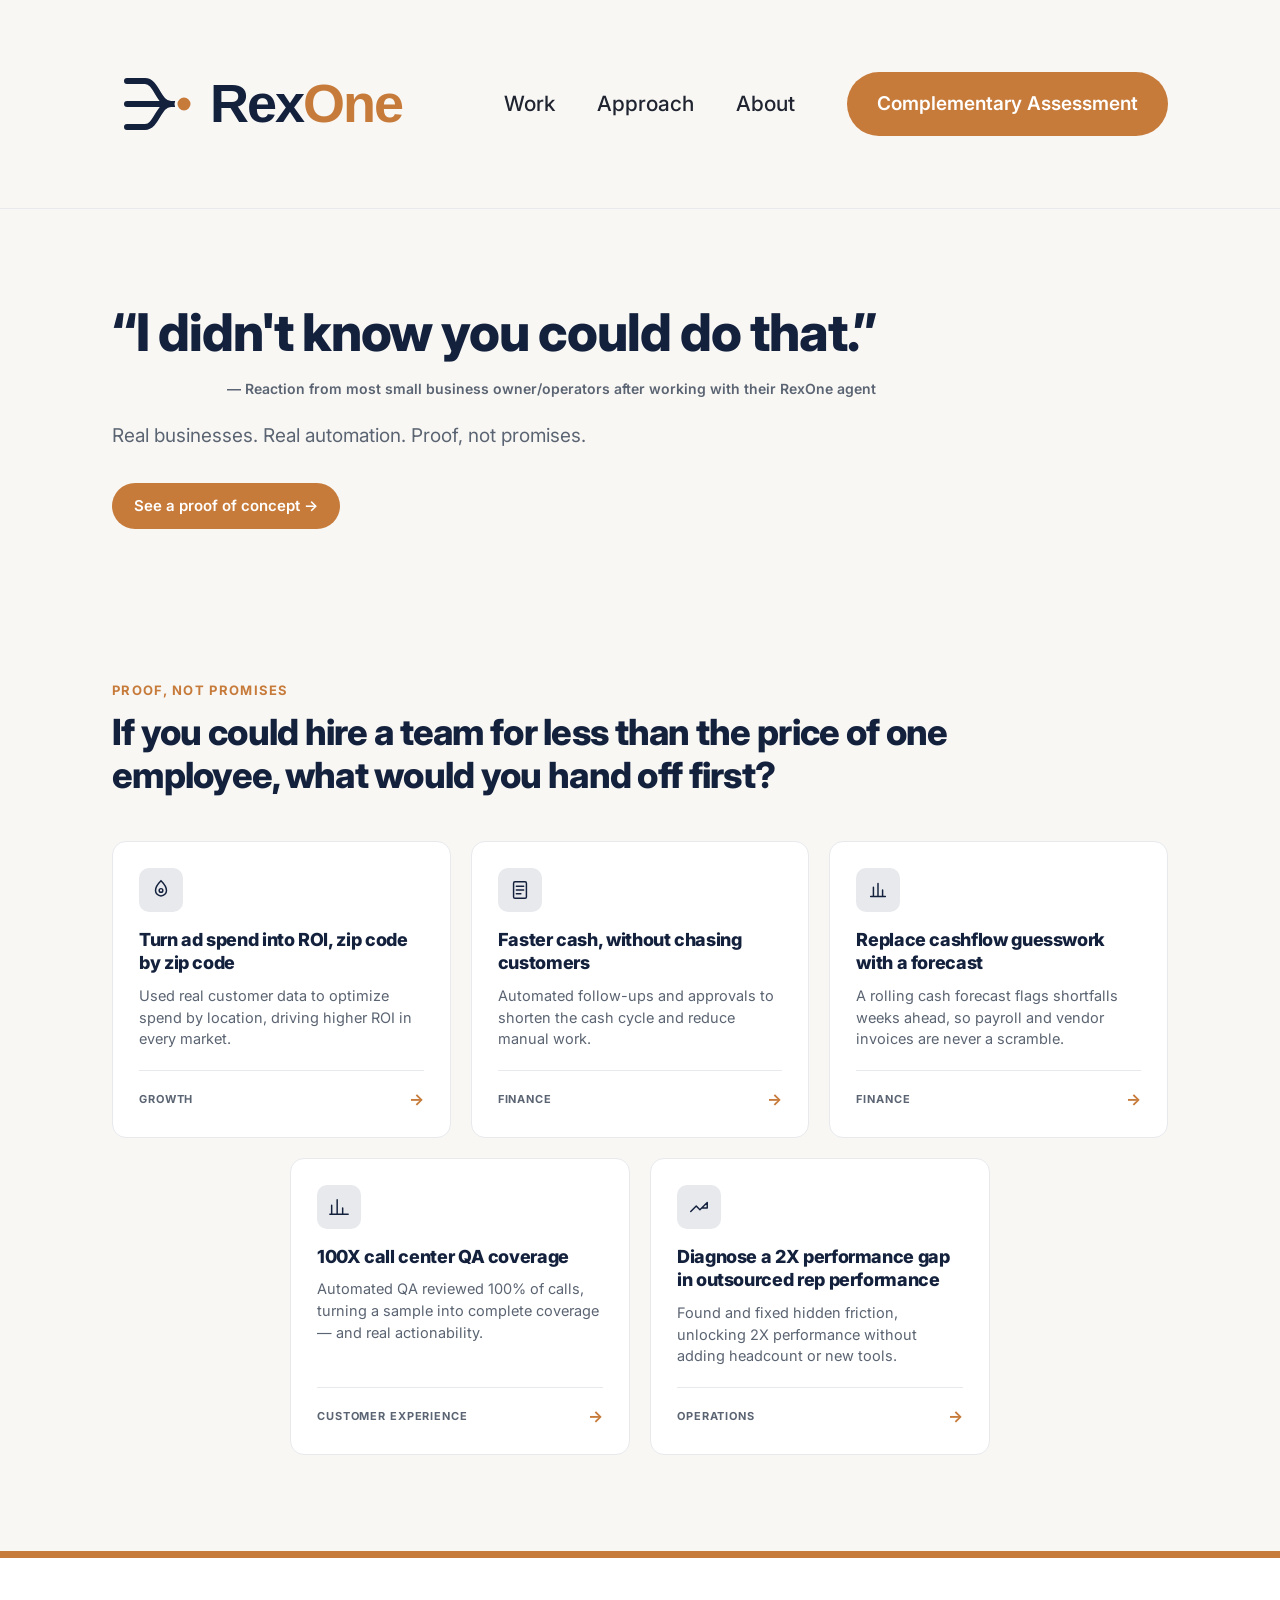
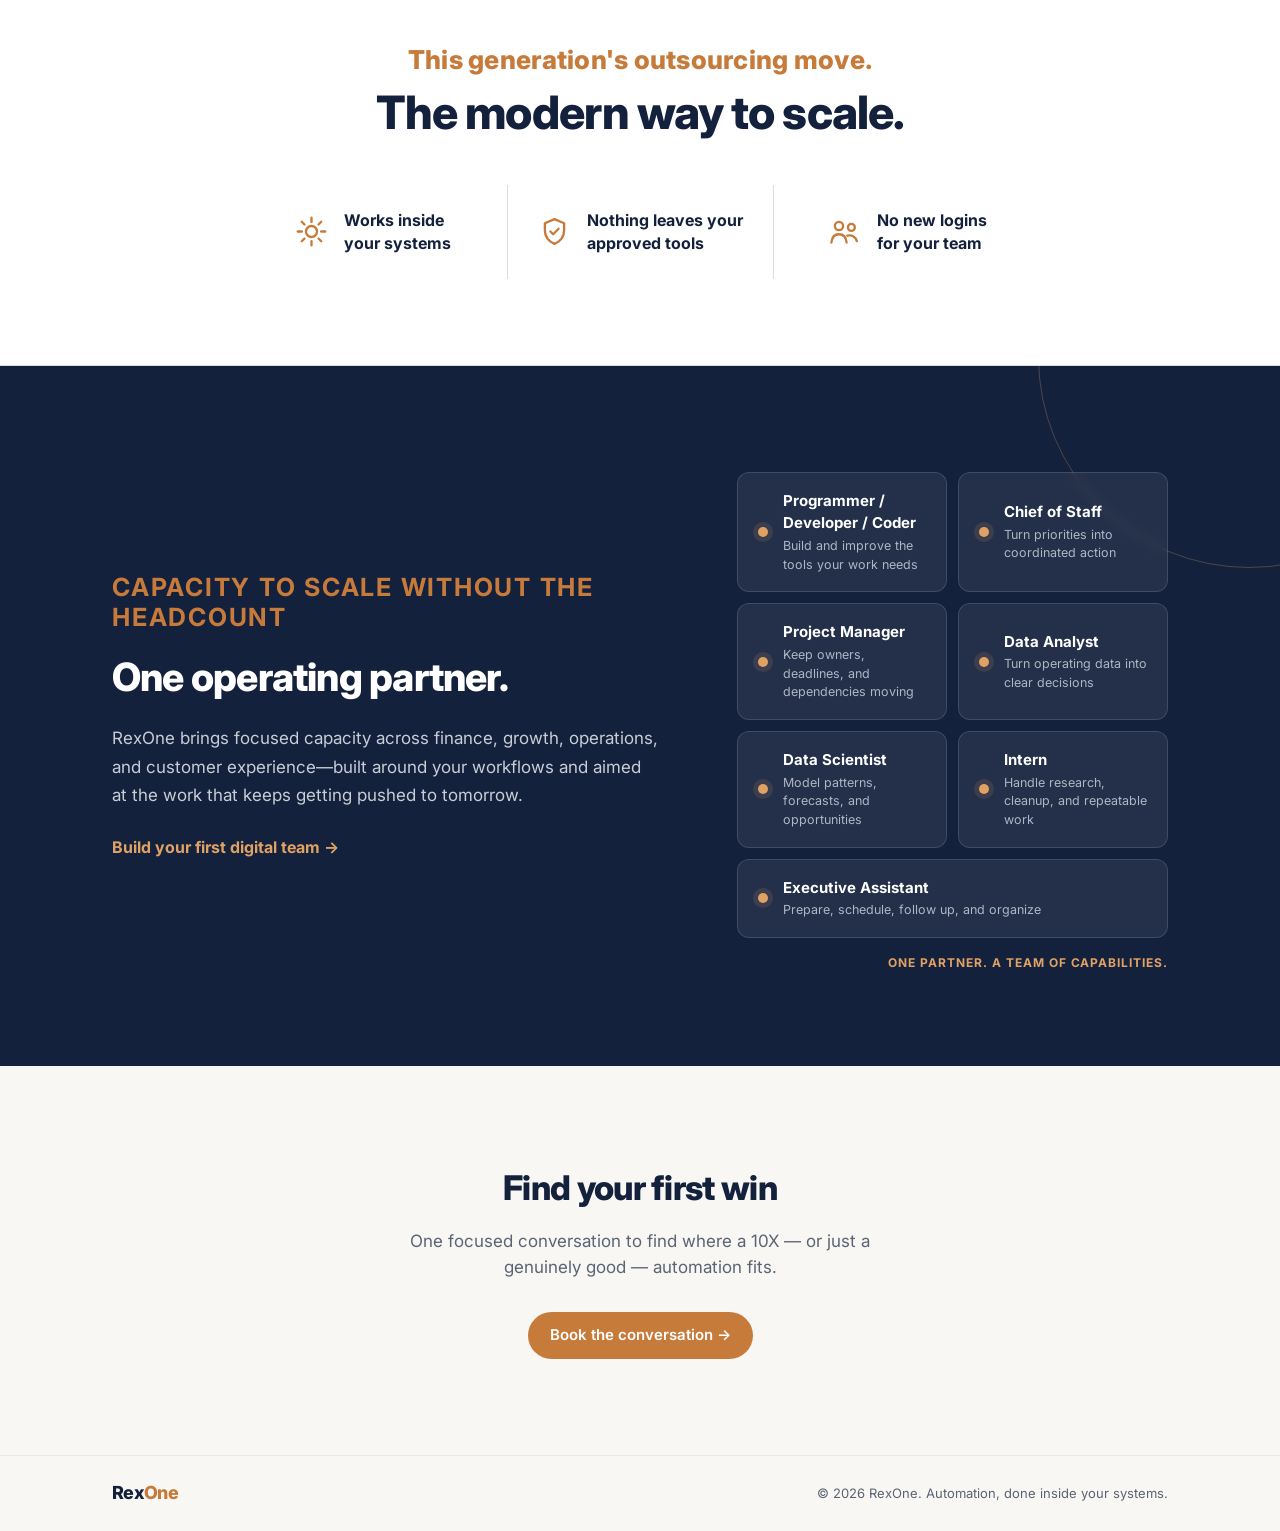
<file: index.html>
<!doctype html>
<html lang="en">
<head>
<meta charset="utf-8" />
<meta name="viewport" content="width=device-width, initial-scale=1" />
<title>RexOne — I didn't know you could do that.</title>
<meta name="description" content="RexOne finds and builds the automation your business doesn't know it needs yet. Real proof, not promises." />
<link rel="preconnect" href="https://fonts.googleapis.com">
<link rel="preconnect" href="https://fonts.gstatic.com" crossorigin>
<link href="https://fonts.googleapis.com/css2?family=Inter:wght@400;500;600;700;800&display=swap" rel="stylesheet">
<link rel="stylesheet" href="styles.css">
</head>
<body>

<header class="nav">
  <div class="wrap nav-inner">
    <a class="logo" href="#top" aria-label="RexOne home">
      <img class="logo-lockup" src="rexone-convergence.svg" alt="RexOne">
    </a>
    <nav class="nav-links" aria-label="Primary">
      <a href="#proof">Work</a>
      <a href="#approach">Approach</a>
      <a href="#about">About</a>
    </nav>
    <a class="btn btn-copper btn-sm" href="assessment.html">Complementary Assessment</a>
  </div>
</header>

<main id="top">

  <section class="hero">
    <div class="wrap hero-inner">
      <div class="hero-copy">
        <blockquote class="hero-quote">
          <h1>“I didn't know you could do that.”</h1>
          <footer>— Reaction from most small business owner/operators after working with their RexOne agent</footer>
        </blockquote>
        <p class="hero-sub">Real businesses. Real automation. Proof, not promises.</p>
        <a class="btn btn-copper" href="#proof">See a proof of concept →</a>
      </div>
    </div>
  </section>

  <section class="proof" id="proof">
    <div class="wrap">
      <p class="eyebrow">Proof, not promises</p>
      <h2>If you could hire a team for less than the price of one employee, what would you hand off first?</h2>

      <div class="card-grid">

        <article class="card">
          <div class="card-icon">
            <svg width="22" height="22" viewBox="0 0 24 24" fill="none" xmlns="http://www.w3.org/2000/svg"><path d="M12 2C8 6 6 9 6 12.5a6 6 0 0012 0C18 9 16 6 12 2z" stroke="currentColor" stroke-width="1.6"/><circle cx="12" cy="12.5" r="2" stroke="currentColor" stroke-width="1.6"/></svg>
          </div>
          <h3>Turn ad spend into ROI, zip code by zip code</h3>
          <p>Used real customer data to optimize spend by location, driving higher ROI in every market.</p>
          <div class="card-foot"><span class="tag">Growth</span><span class="arrow">→</span></div>
        </article>

        <article class="card">
          <div class="card-icon">
            <svg width="22" height="22" viewBox="0 0 24 24" fill="none" xmlns="http://www.w3.org/2000/svg"><rect x="5" y="3" width="14" height="18" rx="1.5" stroke="currentColor" stroke-width="1.6"/><path d="M8 8h8M8 12h8M8 16h5" stroke="currentColor" stroke-width="1.6" stroke-linecap="round"/></svg>
          </div>
          <h3>Faster cash, without chasing customers</h3>
          <p>Automated follow-ups and approvals to shorten the cash cycle and reduce manual work.</p>
          <div class="card-foot"><span class="tag">Finance</span><span class="arrow">→</span></div>
        </article>

        <article class="card">
          <div class="card-icon">
            <svg width="22" height="22" viewBox="0 0 24 24" fill="none" xmlns="http://www.w3.org/2000/svg"><path d="M4 19h16M7 19V9m5 10V5m5 14v-7" stroke="currentColor" stroke-width="1.6" stroke-linecap="round"/></svg>
          </div>
          <h3>Replace cashflow guesswork with a forecast</h3>
          <p>A rolling cash forecast flags shortfalls weeks ahead, so payroll and vendor invoices are never a scramble.</p>
          <div class="card-foot"><span class="tag">Finance</span><span class="arrow">→</span></div>
        </article>

        <article class="card">
          <div class="card-icon">
            <svg width="22" height="22" viewBox="0 0 24 24" fill="none" xmlns="http://www.w3.org/2000/svg"><path d="M4 20V10M10 20V4M16 20v-7M22 20H2" stroke="currentColor" stroke-width="1.6" stroke-linecap="round"/></svg>
          </div>
          <h3>100X call center QA coverage</h3>
          <p>Automated QA reviewed 100% of calls, turning a sample into complete coverage — and real actionability.</p>
          <div class="card-foot"><span class="tag">Customer experience</span><span class="arrow">→</span></div>
        </article>

        <article class="card">
          <div class="card-icon">
            <svg width="22" height="22" viewBox="0 0 24 24" fill="none" xmlns="http://www.w3.org/2000/svg"><path d="M3 17l6-6 4 4 8-8M21 7v6h-6" stroke="currentColor" stroke-width="1.6" stroke-linecap="round" stroke-linejoin="round"/></svg>
          </div>
          <h3>Diagnose a 2X performance gap in outsourced rep performance</h3>
          <p>Found and fixed hidden friction, unlocking 2X performance without adding headcount or new tools.</p>
          <div class="card-foot"><span class="tag">Operations</span><span class="arrow">→</span></div>
        </article>

      </div>
    </div>
  </section>

  <section class="scale-band" aria-label="The modern way to scale">
    <div class="wrap scale-band-inner">
      <p>This generation's outsourcing move.</p>
      <h2>The modern way to scale.</h2>
      <div class="scale-points">
        <div class="scale-point">
          <svg viewBox="0 0 24 24" aria-hidden="true"><path d="M12 8a4 4 0 100 8 4 4 0 000-8zM4.9 4.9l2 2m10.2 10.2l2 2M2 12h3m14 0h3M4.9 19.1l2-2M17.1 6.9l2-2M12 2v3m0 14v3"/></svg>
          <strong>Works inside<br>your systems</strong>
        </div>
        <div class="scale-point">
          <svg viewBox="0 0 24 24" aria-hidden="true"><path d="M12 3l7 3v5c0 4.7-2.8 8.1-7 10-4.2-1.9-7-5.3-7-10V6l7-3zM9 12l2 2 4-4"/></svg>
          <strong>Nothing leaves your<br>approved tools</strong>
        </div>
        <div class="scale-point">
          <svg viewBox="0 0 24 24" aria-hidden="true"><circle cx="8" cy="8" r="3"/><circle cx="17" cy="9" r="2.5"/><path d="M2.5 20c.4-4 2.2-6 5.5-6s5.1 2 5.5 6M14 15c3.5-.8 6.3 1 7 4"/></svg>
          <strong>No new logins<br>for your team</strong>
        </div>
      </div>
    </div>
  </section>

  <section class="team-value" id="approach">
    <div class="wrap team-value-inner">
      <div class="team-value-copy">
        <p class="eyebrow">Capacity to scale without the headcount</p>
        <h2>One operating partner.</h2>
        <p>RexOne brings focused capacity across finance, growth, operations, and customer experience—built around your workflows and aimed at the work that keeps getting pushed to tomorrow.</p>
        <a class="team-link" href="#cta">Build your first digital team →</a>
      </div>
      <div class="role-stack" aria-label="Example digital team roles">
        <div class="role-card"><span class="role-dot"></span><div><strong>Programmer / Developer / Coder</strong><small>Build and improve the tools your work needs</small></div></div>
        <div class="role-card"><span class="role-dot"></span><div><strong>Chief of Staff</strong><small>Turn priorities into coordinated action</small></div></div>
        <div class="role-card"><span class="role-dot"></span><div><strong>Project Manager</strong><small>Keep owners, deadlines, and dependencies moving</small></div></div>
        <div class="role-card"><span class="role-dot"></span><div><strong>Data Analyst</strong><small>Turn operating data into clear decisions</small></div></div>
        <div class="role-card"><span class="role-dot"></span><div><strong>Data Scientist</strong><small>Model patterns, forecasts, and opportunities</small></div></div>
        <div class="role-card"><span class="role-dot"></span><div><strong>Intern</strong><small>Handle research, cleanup, and repeatable work</small></div></div>
        <div class="role-card role-card-wide"><span class="role-dot"></span><div><strong>Executive Assistant</strong><small>Prepare, schedule, follow up, and organize</small></div></div>
        <p class="role-caption">One partner. A team of capabilities.</p>
      </div>
    </div>
  </section>

  <section class="cta" id="cta">
    <div class="wrap cta-inner">
      <h2>Find your first win</h2>
      <p>One focused conversation to find where a 10X — or just a genuinely good — automation fits.</p>
      <a class="btn btn-copper" href="#top">Book the conversation →</a>
    </div>
  </section>

</main>

<footer class="site-footer" id="about">
  <div class="wrap footer-inner">
    <span class="logo-text small"><span class="logo-rex">Rex</span><span class="logo-one">One</span></span>
    <span class="footer-note">&copy; 2026 RexOne. Automation, done inside your systems.</span>
  </div>
</footer>

</body>
</html>
</file>
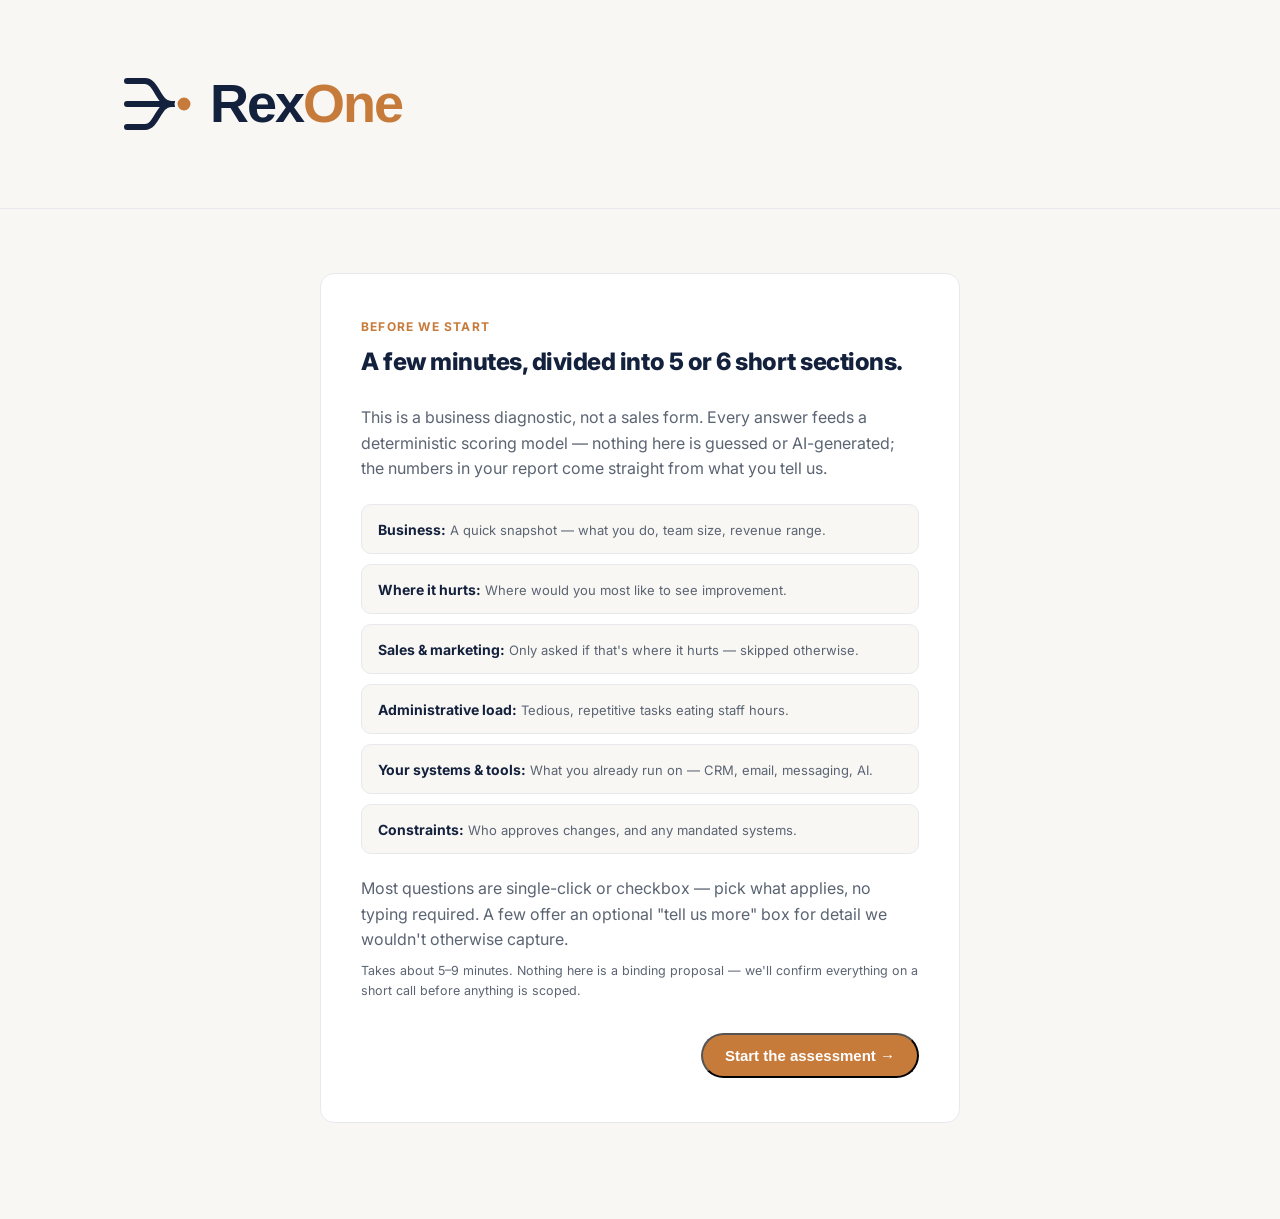
<file: assessment.html>
<!doctype html>
<html lang="en">
<head>
<meta charset="utf-8" />
<meta name="viewport" content="width=device-width, initial-scale=1" />
<title>Complementary Assessment — RexOne</title>
<meta name="description" content="A free, executive-ready assessment of your business's AI & automation opportunities." />
<link rel="preconnect" href="https://fonts.googleapis.com">
<link rel="preconnect" href="https://fonts.gstatic.com" crossorigin>
<link href="https://fonts.googleapis.com/css2?family=Inter:wght@400;500;600;700;800&display=swap" rel="stylesheet">
<link rel="stylesheet" href="styles.css">
<link rel="stylesheet" href="assessment.css">
</head>
<body>

<header class="nav">
  <div class="wrap nav-inner">
    <a class="logo" href="index.html" aria-label="RexOne home">
      <img class="logo-lockup" src="rexone-convergence.svg" alt="RexOne">
    </a>
  </div>
</header>

<main class="a-main">
  <div class="wrap a-wrap">
    <div id="assessment-app" class="a-card"></div>
  </div>
</main>

<script src="assessment.js"></script>
</body>
</html>
</file>
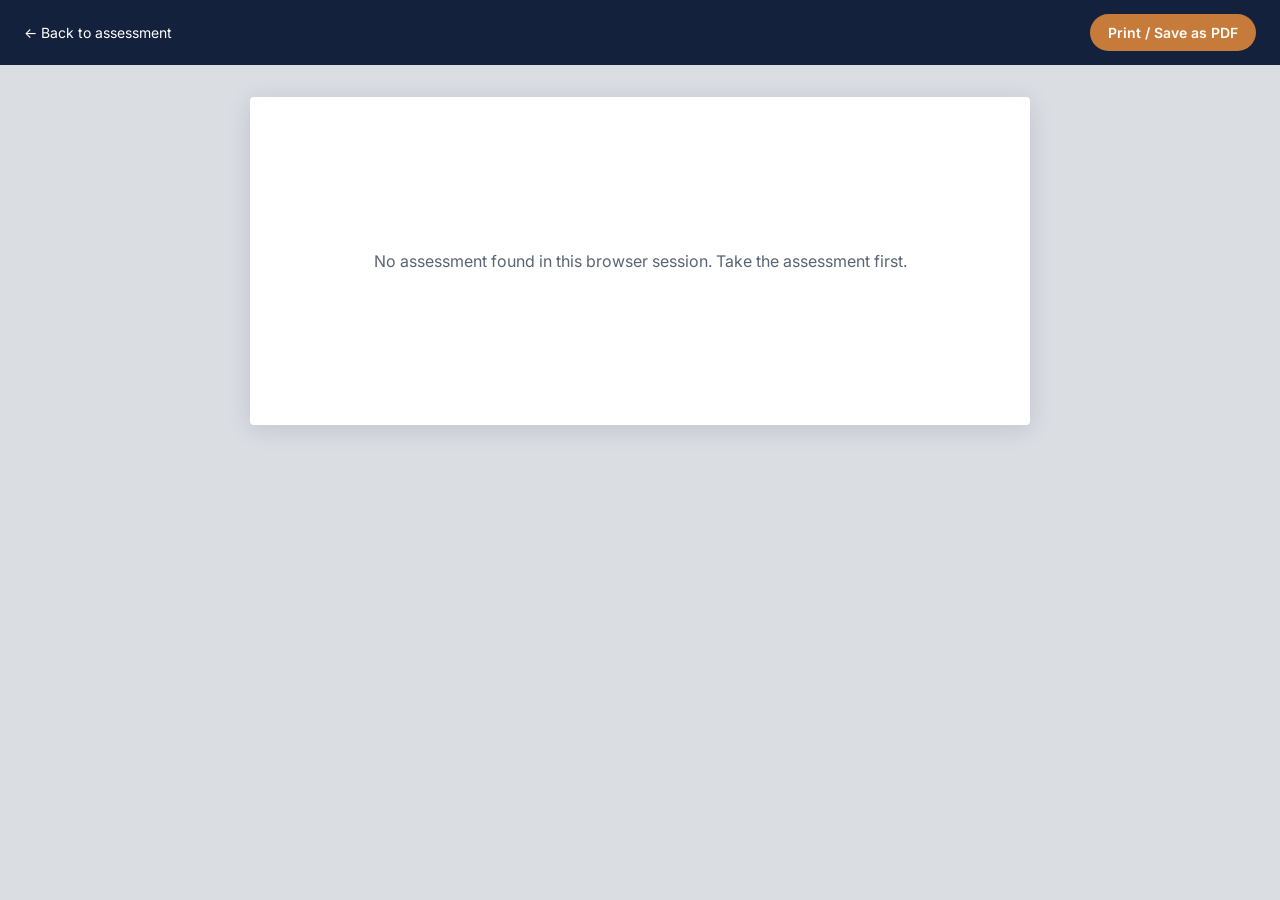
<file: report.html>
<!doctype html>
<html lang="en">
<head>
<meta charset="utf-8" />
<meta name="viewport" content="width=device-width, initial-scale=1" />
<title>RexOne Preliminary Assessment</title>
<link rel="preconnect" href="https://fonts.googleapis.com">
<link rel="preconnect" href="https://fonts.gstatic.com" crossorigin>
<link href="https://fonts.googleapis.com/css2?family=Inter:wght@400;500;600;700;800&display=swap" rel="stylesheet">
<link rel="stylesheet" href="styles.css">
<link rel="stylesheet" href="report.css">
</head>
<body>

<div class="r-toolbar no-print">
  <a href="assessment.html">&larr; Back to assessment</a>
  <button type="button" id="r-print">Print / Save as PDF</button>
</div>

<main class="r-page" id="r-page">
  <p class="r-loading">Loading your assessment…</p>
</main>

<script src="report.js"></script>
</body>
</html>
</file>
<file: styles.css>
:root {
  --ink: #14213D;
  --charcoal: #1F2430;
  --slate: #5B6472;
  --fog: #E7E9ED;
  --paper: #F8F7F4;
  --copper: #C77B3B;
  --copper-light: #E0A264;
  --radius: 14px;
}

* { box-sizing: border-box; }

html { scroll-behavior: smooth; }

body {
  margin: 0;
  background: var(--paper);
  color: var(--charcoal);
  font-family: 'Inter', -apple-system, BlinkMacSystemFont, 'Segoe UI', sans-serif;
  line-height: 1.5;
  -webkit-font-smoothing: antialiased;
}

.wrap {
  max-width: 1120px;
  margin: 0 auto;
  padding: 0 32px;
}

h1, h2, h3 { color: var(--ink); font-weight: 800; margin: 0; letter-spacing: -0.02em; }

a { color: inherit; text-decoration: none; }

/* Nav */
.nav {
  position: sticky;
  top: 0;
  z-index: 10;
  background: rgba(248, 247, 244, 0.92);
  backdrop-filter: blur(6px);
  border-bottom: 1px solid var(--fog);
}
.nav-inner {
  display: flex;
  align-items: center;
  justify-content: space-between;
  min-height: 208px;
  padding-top: 48px;
  padding-bottom: 48px;
}
.logo { display: flex; align-items: center; }
.logo-lockup { display: block; width: 340px; height: auto; }
.logo-text { font-size: 36px; line-height: 1; font-weight: 800; letter-spacing: -0.035em; }
.logo-text.small { font-size: 18px; }
.logo-rex { color: var(--ink); }
.logo-one { color: var(--copper); }
.nav-links { display: flex; gap: 42px; font-size: 21px; font-weight: 500; color: var(--charcoal); }
.nav-links a:hover { color: var(--ink); }

.btn {
  display: inline-block;
  padding: 12px 22px;
  border-radius: 999px;
  font-weight: 600;
  font-size: 15px;
  transition: background 0.15s ease, transform 0.1s ease;
}
.btn-copper { background: var(--copper); color: #fff; }
.btn-copper:hover { background: var(--copper-light); }
.btn-sm { padding: 18px 30px; font-size: 19px; }

/* Hero */
.hero { padding: 96px 0 80px; }
.hero-inner {
  display: block;
}
.hero h1 {
  font-size: 52px;
  line-height: 1.08;
  white-space: nowrap;
}
.hero-quote { display: inline-block; margin: 0; }
.hero-quote footer { color: var(--slate); font-size: 14px; font-weight: 600; margin-top: 17px; text-align: right; }
.hero-sub {
  font-size: 19px;
  color: var(--slate);
  margin: 22px 0 32px;
  max-width: none;
  white-space: nowrap;
}
.hero-visual {
  position: relative;
  height: 260px;
}
.hero-frame {
  position: absolute;
  right: 60px;
  top: 10px;
  width: 150px;
  height: 190px;
  border: 2px solid var(--copper);
  border-radius: 6px;
}
.hero-panel {
  position: absolute;
  right: 0;
  top: 40px;
  width: 150px;
  height: 190px;
  background: var(--fog);
  border-radius: 6px;
}
.hero-chip {
  position: absolute;
  right: 96px;
  top: 90px;
  width: 26px;
  height: 26px;
  background: var(--copper);
  border-radius: 5px;
}
.hero-tags {
  position: absolute;
  right: -8px;
  bottom: 0;
  list-style: none;
  margin: 0;
  padding: 0;
  font-size: 11px;
  letter-spacing: 0.12em;
  font-weight: 600;
  color: var(--slate);
  text-transform: uppercase;
  text-align: right;
}
.hero-tags li { margin-bottom: 4px; }

/* Proof */
.proof { padding: 72px 0 96px; }
.eyebrow {
  color: var(--copper);
  font-weight: 700;
  font-size: 13px;
  letter-spacing: 0.1em;
  text-transform: uppercase;
  margin: 0 0 10px;
}
.proof h2 { font-size: 36px; line-height: 1.2; margin-bottom: 44px; max-width: 900px; }

.card-grid {
  display: flex;
  flex-wrap: wrap;
  gap: 20px;
  justify-content: center;
}
.card {
  flex: 1 1 300px;
  max-width: 340px;
  background: #fff;
  border: 1px solid var(--fog);
  border-radius: var(--radius);
  padding: 26px;
  display: flex;
  flex-direction: column;
}
.card-icon {
  width: 44px;
  height: 44px;
  border-radius: 10px;
  background: var(--fog);
  color: var(--ink);
  display: flex;
  align-items: center;
  justify-content: center;
  margin-bottom: 16px;
}
.card h3 { font-size: 18px; line-height: 1.3; margin-bottom: 10px; }
.card p { color: var(--slate); font-size: 14.5px; margin: 0; flex-grow: 1; }
.card-foot {
  display: flex;
  align-items: center;
  justify-content: space-between;
  margin-top: 20px;
  padding-top: 16px;
  border-top: 1px solid var(--fog);
}
.tag {
  font-size: 11px;
  font-weight: 700;
  letter-spacing: 0.08em;
  text-transform: uppercase;
  color: var(--slate);
}
.arrow { color: var(--copper); font-weight: 700; }

/* Scale statement */
.scale-band { padding: 86px 0; background: #fff; text-align: center; border-top: 7px solid var(--copper); border-bottom: 1px solid #D9DDE3; }
.scale-band p { margin: 0 0 12px; color: var(--copper); font-size: 26px; line-height: 1.2; font-weight: 800; letter-spacing: 0.01em; }
.scale-band h2 { margin: 0; color: var(--ink); font-size: 46px; line-height: 1.12; }
.scale-points { display: grid; grid-template-columns: repeat(3, 1fr); max-width: 800px; margin: 46px auto 0; }
.scale-point { min-height: 94px; display: flex; align-items: center; justify-content: center; gap: 16px; padding: 4px 28px; text-align: left; }
.scale-point + .scale-point { border-left: 1px solid #D9DDE3; }
.scale-point svg { width: 33px; height: 33px; flex: 0 0 auto; fill: none; stroke: var(--copper); stroke-width: 1.7; stroke-linecap: round; stroke-linejoin: round; }
.scale-point strong { color: var(--ink); font-size: 16px; line-height: 1.4; }

/* Digital team value section */
.team-value {
  position: relative;
  overflow: hidden;
  background: var(--ink);
  color: #fff;
  padding: 94px 0;
}
.team-value::after {
  content: '';
  position: absolute;
  width: 420px;
  height: 420px;
  right: -180px;
  top: -220px;
  border: 1px solid rgba(224, 162, 100, 0.28);
  border-radius: 50%;
}
.team-value-inner {
  position: relative;
  z-index: 1;
  display: grid;
  grid-template-columns: 1.12fr 0.88fr;
  gap: 76px;
  align-items: center;
}
.team-value h2 {
  color: #fff;
  font-size: 39px;
  line-height: 1.16;
  max-width: 670px;
  margin-bottom: 24px;
}
.team-value h2 span { color: var(--copper-light); }
.team-value .eyebrow { font-size: 25px; line-height: 1.2; letter-spacing: 0.07em; margin-bottom: 22px; }
.team-value-copy > p:not(.eyebrow) {
  color: #C8CDD6;
  font-size: 17px;
  line-height: 1.7;
  max-width: 610px;
  margin: 0 0 25px;
}
.team-link { color: var(--copper-light); font-weight: 700; }
.role-stack { position: relative; display: grid; grid-template-columns: repeat(2, minmax(0, 1fr)); gap: 11px; padding: 12px 0 0; }
.role-card {
  display: flex;
  align-items: center;
  gap: 15px;
  width: 100%;
  margin: 0;
  padding: 17px 20px;
  background: rgba(255,255,255,0.07);
  border: 1px solid rgba(255,255,255,0.13);
  border-radius: 12px;
  backdrop-filter: blur(5px);
}
.role-card-wide { grid-column: 1 / -1; }
.role-dot { width: 10px; height: 10px; flex: 0 0 auto; border-radius: 50%; background: var(--copper-light); box-shadow: 0 0 0 5px rgba(224,162,100,0.12); }
.role-card strong { display: block; color: #fff; font-size: 15px; }
.role-card small { display: block; color: #AEB6C5; font-size: 12.5px; margin-top: 2px; }
.role-caption { grid-column: 1 / -1; text-align: right; margin: 5px 0 0; color: var(--copper-light); font-size: 12px; font-weight: 700; letter-spacing: 0.08em; text-transform: uppercase; }

/* CTA */
.cta { padding: 96px 0; text-align: center; }
.cta h2 { font-size: 34px; margin-bottom: 16px; }
.cta p { color: var(--slate); font-size: 17px; max-width: 520px; margin: 0 auto 32px; }

/* Footer */
.site-footer { border-top: 1px solid var(--fog); padding: 28px 0; }
.footer-inner {
  display: flex;
  align-items: center;
  justify-content: space-between;
  flex-wrap: wrap;
  gap: 12px;
}
.footer-note { color: var(--slate); font-size: 13px; }

/* Responsive */
@media (max-width: 860px) {
  .hero-inner { grid-template-columns: 1fr; }
  .hero-visual { display: none; }
  .hero h1 { font-size: 38px; white-space: normal; }
  .hero-quote { display: block; }
  .hero-sub { white-space: normal; }
  .team-value-inner { grid-template-columns: 1fr; gap: 46px; }
  .team-value h2 { font-size: 32px; }
  .team-value .eyebrow { font-size: 21px; }
  .role-stack { grid-template-columns: 1fr; }
  .role-card, .role-card-wide, .role-caption { grid-column: 1; }
  .role-card { width: 100%; margin-left: 0; }
  .nav-links { display: none; }
  .nav-inner { min-height: 112px; padding-top: 22px; padding-bottom: 22px; }
  .logo-lockup { width: 230px; }
  .btn-sm { padding: 10px 16px; font-size: 14px; }
}

@media (max-width: 560px) {
  .wrap { padding-left: 20px; padding-right: 20px; }
  .nav-inner { flex-direction: column; justify-content: center; gap: 14px; min-height: auto; }
  .logo-lockup { width: 190px; }
  .nav .btn-sm { padding: 9px 13px; font-size: 13px; }
  .proof h2 { font-size: 30px; }
  .scale-band { padding: 58px 0; }
  .scale-band p { font-size: 22px; }
  .scale-band h2 { font-size: 36px; }
  .scale-points { grid-template-columns: 1fr; margin-top: 34px; }
  .scale-point { justify-content: flex-start; max-width: 260px; width: 100%; margin: 0 auto; padding: 18px 0; }
  .scale-point + .scale-point { border-left: 0; border-top: 1px solid #D9DDE3; }
}
</file>
<file: assessment.css>
.a-main { padding: 64px 0 96px; }
.a-wrap { display: flex; justify-content: center; }
.a-card {
  width: 100%;
  max-width: 640px;
  background: #fff;
  border: 1px solid var(--fog);
  border-radius: var(--radius);
  padding: 44px 40px;
}

.a-progress-label { font-size: 13px; font-weight: 700; color: var(--ink); margin-bottom: 8px; }
.a-progress { height: 12px; background: var(--fog); border-radius: 999px; margin-bottom: 16px; overflow: hidden; border: 1px solid #DCE0E6; }
.a-progress-bar { height: 100%; background: var(--copper); border-radius: 999px; transition: width 0.25s ease; }

.a-section-nav { display: flex; flex-wrap: wrap; align-items: center; gap: 6px; margin-bottom: 28px; }
.a-section-arrow { color: #C3C8D1; font-size: 13px; font-weight: 700; }
.a-section-pill {
  font-size: 11.5px;
  font-weight: 600;
  color: var(--slate);
  background: var(--paper);
  border: 1px solid var(--fog);
  border-radius: 999px;
  padding: 5px 12px;
}
.a-section-pill.active { color: #fff; background: var(--ink); border-color: var(--ink); font-weight: 700; }

.a-intro-sections { list-style: none; margin: 22px 0; padding: 0; display: flex; flex-direction: column; gap: 10px; }
.a-intro-sections li {
  padding: 12px 16px;
  background: var(--paper);
  border: 1px solid var(--fog);
  border-radius: 10px;
  line-height: 1.5;
}
.a-intro-sections strong { color: var(--ink); font-size: 14px; }
.a-intro-sections span { color: var(--slate); font-size: 13px; }

.a-section-label {
  color: var(--copper);
  font-weight: 700;
  font-size: 12px;
  letter-spacing: 0.1em;
  text-transform: uppercase;
  margin: 0 0 10px;
}
.a-question { font-size: 24px; line-height: 1.3; margin: 0 0 28px; }

.a-options { display: flex; flex-direction: column; gap: 10px; }
.a-option {
  text-align: left;
  padding: 14px 18px;
  border: 1px solid var(--fog);
  background: var(--paper);
  border-radius: 10px;
  font-family: inherit;
  font-size: 15px;
  font-weight: 500;
  color: var(--charcoal);
  cursor: pointer;
  transition: border-color 0.15s ease, background 0.15s ease;
}
.a-option:hover { border-color: var(--copper-light); }
.a-option.selected { border-color: var(--copper); background: #FBF1E7; color: var(--ink); font-weight: 600; }

.a-other { margin-top: 14px; }
.a-other label { display: flex; flex-direction: column; gap: 6px; font-size: 13px; font-weight: 600; color: var(--slate); }
.a-other textarea {
  font-family: inherit;
  font-size: 14px;
  padding: 12px 14px;
  border: 1px solid var(--fog);
  border-radius: 10px;
  color: var(--charcoal);
  resize: vertical;
}
.a-other textarea:focus { outline: none; border-color: var(--copper); }

.a-fields { display: flex; flex-direction: column; gap: 16px; }
.a-field { display: flex; flex-direction: column; gap: 6px; font-size: 13px; font-weight: 600; color: var(--slate); }
.a-field input {
  font-family: inherit;
  font-size: 15px;
  padding: 12px 14px;
  border: 1px solid var(--fog);
  border-radius: 10px;
  color: var(--charcoal);
}
.a-field input:focus { outline: none; border-color: var(--copper); }

.a-nav { display: flex; justify-content: space-between; align-items: center; margin-top: 32px; }
.a-nav-results { justify-content: flex-start; gap: 14px; }
.btn-ghost { background: none; color: var(--slate); padding: 12px 6px; }
.btn-ghost:hover { color: var(--ink); }
.btn:disabled { opacity: 0.4; cursor: not-allowed; }

.a-result-copy { color: var(--slate); font-size: 16px; line-height: 1.6; margin: 0 0 8px; }
.a-gap-note { color: var(--slate); font-size: 13px; font-style: italic; margin: 0 0 20px; }
.a-result-grid { display: grid; grid-template-columns: repeat(2, 1fr); gap: 12px; margin: 24px 0; }
.a-result-card {
  background: var(--paper);
  border: 1px solid var(--fog);
  border-radius: 10px;
  padding: 16px;
  display: flex;
  flex-direction: column;
  gap: 4px;
}
.a-result-card span { font-size: 11px; font-weight: 700; letter-spacing: 0.06em; text-transform: uppercase; color: var(--slate); }
.a-result-card strong { font-size: 17px; color: var(--ink); }
.a-fineprint { color: var(--slate); font-size: 12.5px; line-height: 1.6; margin: 0; }

@media (max-width: 560px) {
  .a-card { padding: 32px 22px; }
  .a-question { font-size: 20px; }
  .a-result-grid { grid-template-columns: 1fr; }
}
</file>
<file: report.css>
body { background: #DADDE2; }

.r-toolbar {
  position: sticky;
  top: 0;
  z-index: 5;
  display: flex;
  justify-content: space-between;
  align-items: center;
  padding: 14px 24px;
  background: var(--ink);
  color: #fff;
}
.r-toolbar a { color: #fff; font-size: 14px; }
.r-toolbar button {
  background: var(--copper);
  color: #fff;
  border: none;
  padding: 10px 18px;
  border-radius: 999px;
  font-family: inherit;
  font-weight: 600;
  font-size: 14px;
  cursor: pointer;
}
.r-toolbar button:hover { background: var(--copper-light); }

.r-page {
  max-width: 780px;
  margin: 32px auto 64px;
  background: #fff;
  padding: 56px 60px;
  box-shadow: 0 4px 24px rgba(20,33,61,0.12);
  border-radius: 4px;
}
.r-loading { text-align: center; padding: 80px 0; color: var(--slate); }

.r-head { display: flex; justify-content: space-between; align-items: center; margin-bottom: 32px; }
.r-logo { width: 180px; height: auto; }
.r-head-meta { display: flex; flex-direction: column; align-items: flex-end; font-size: 12px; color: var(--slate); font-weight: 600; }

.r-title { font-size: 26px; margin: 0 0 8px; }
.r-not-binding { font-size: 12.5px; color: var(--slate); font-style: italic; margin: 0 0 36px; padding-bottom: 20px; border-bottom: 1px solid var(--fog); }

.r-section { margin-bottom: 28px; }
.r-section h2 { font-size: 15px; text-transform: uppercase; letter-spacing: 0.06em; color: var(--copper); margin: 0 0 10px; }
.r-section p { font-size: 15px; line-height: 1.6; color: var(--charcoal); margin: 0 0 6px; }
.r-list { margin: 0; padding-left: 18px; font-size: 15px; line-height: 1.7; color: var(--charcoal); }

.r-env-intro { color: var(--slate); font-size: 13px; margin: 0 0 12px; }
.r-env-grid { display: grid; grid-template-columns: repeat(2, 1fr); gap: 10px 20px; background: var(--paper); border-radius: 10px; padding: 16px 20px; }
.r-env-grid div { display: flex; justify-content: space-between; gap: 12px; padding: 6px 0; }
.r-env-grid span { font-size: 12.5px; font-weight: 700; color: var(--slate); white-space: nowrap; }
.r-env-grid strong { font-size: 13px; color: var(--ink); text-align: right; font-weight: 600; }

.r-big-number { font-size: 34px; font-weight: 800; color: var(--ink); margin: 6px 0; }
.r-assumption { font-size: 12px; color: var(--slate); }

.r-grid { display: grid; grid-template-columns: repeat(4, 1fr); gap: 14px; background: var(--paper); border-radius: 10px; padding: 20px; }
.r-grid div { display: flex; flex-direction: column; gap: 4px; }
.r-grid span { font-size: 10.5px; font-weight: 700; text-transform: uppercase; letter-spacing: 0.05em; color: var(--slate); }
.r-grid strong { font-size: 15px; color: var(--ink); }

.r-footer { border-top: 2px solid var(--ink); padding-top: 20px; margin-top: 36px; }
.r-footer p { margin: 0 0 6px; font-size: 14px; }
.r-contact-line { color: var(--slate); font-size: 12px; }

@media (max-width: 700px) {
  .r-page { padding: 32px 24px; margin: 16px; }
  .r-grid { grid-template-columns: repeat(2, 1fr); }
}

@media print {
  .no-print, .r-toolbar { display: none !important; }
  body { background: #fff; }
  .r-page { box-shadow: none; margin: 0; padding: 0.4in; max-width: none; }
  a { text-decoration: none; color: inherit; }
}
</file>
